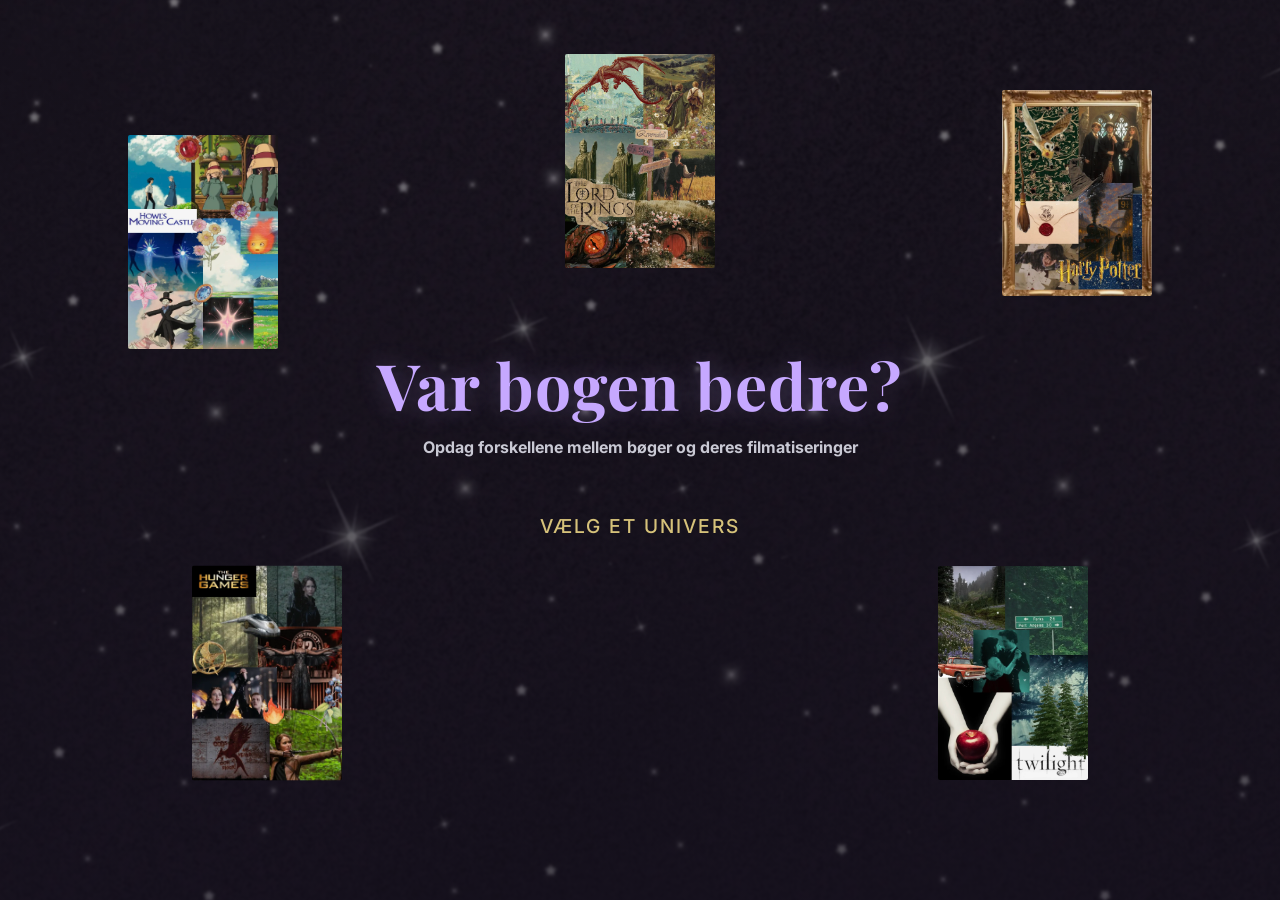
<file: index.html>
<!doctype html>
<html lang="da">
  <head>
    <meta charset="UTF-8" />
    <meta name="viewport" content="width=device-width, initial-scale=1.0" />
    <meta name="robots" content="noindex" />
    <meta
      name="description"
      content="Var bogen bedre? Sammenlign bøger og filmadaptationer gennem anmeldelser og stjerneratings."
    />

    <link rel="icon" type="image/x-icon" href="favicon/favicon.ico" />

    <link
      rel="icon"
      type="image/png"
      sizes="32x32"
      href="favicon/favicon-32x32.png"
    />
    <link
      rel="icon"
      type="image/png"
      sizes="16x16"
      href="favicon/favicon-16x16.png"
    />

    <link rel="apple-touch-icon" href="favicon/apple-touch-icon.png" />

    <link rel="stylesheet" href="css/forside.css" />
    <title>Var bogen bedre?</title>
  </head>
  <body>
    <main>
      <div class="hero">
        <h1>Var bogen bedre?</h1>
        <h2>Opdag forskellene mellem bøger og deres filmatiseringer</h2>
        <h3>Vælg et univers</h3>
      </div>
      <section class="book-grid">
        <a class="book" href="det_levende_slot.html">
          <img src="img/Det_levende_slot.webp" alt="Det Levende Slot" />
        </a>
        <a class="book" href="harry_potter.html">
          <img src="img/Harry_Potter.webp" alt="Harry Potter" />
        </a>
        <a class="book" href="hunger_games.html">
          <img src="img/Hunger_games.webp" alt="Hunger Games" />
        </a>
        <a class="book" href="twilight.html">
          <img src="img/Twilight.webp" alt="Twilight" />
        </a>
        <a class="book" href="ringenes_herre.html">
          <img src="img/Ringenes_herre.webp" alt="Ringenes Herre" />
        </a>
      </section>
    </main>
  </body>
</html>
</file>
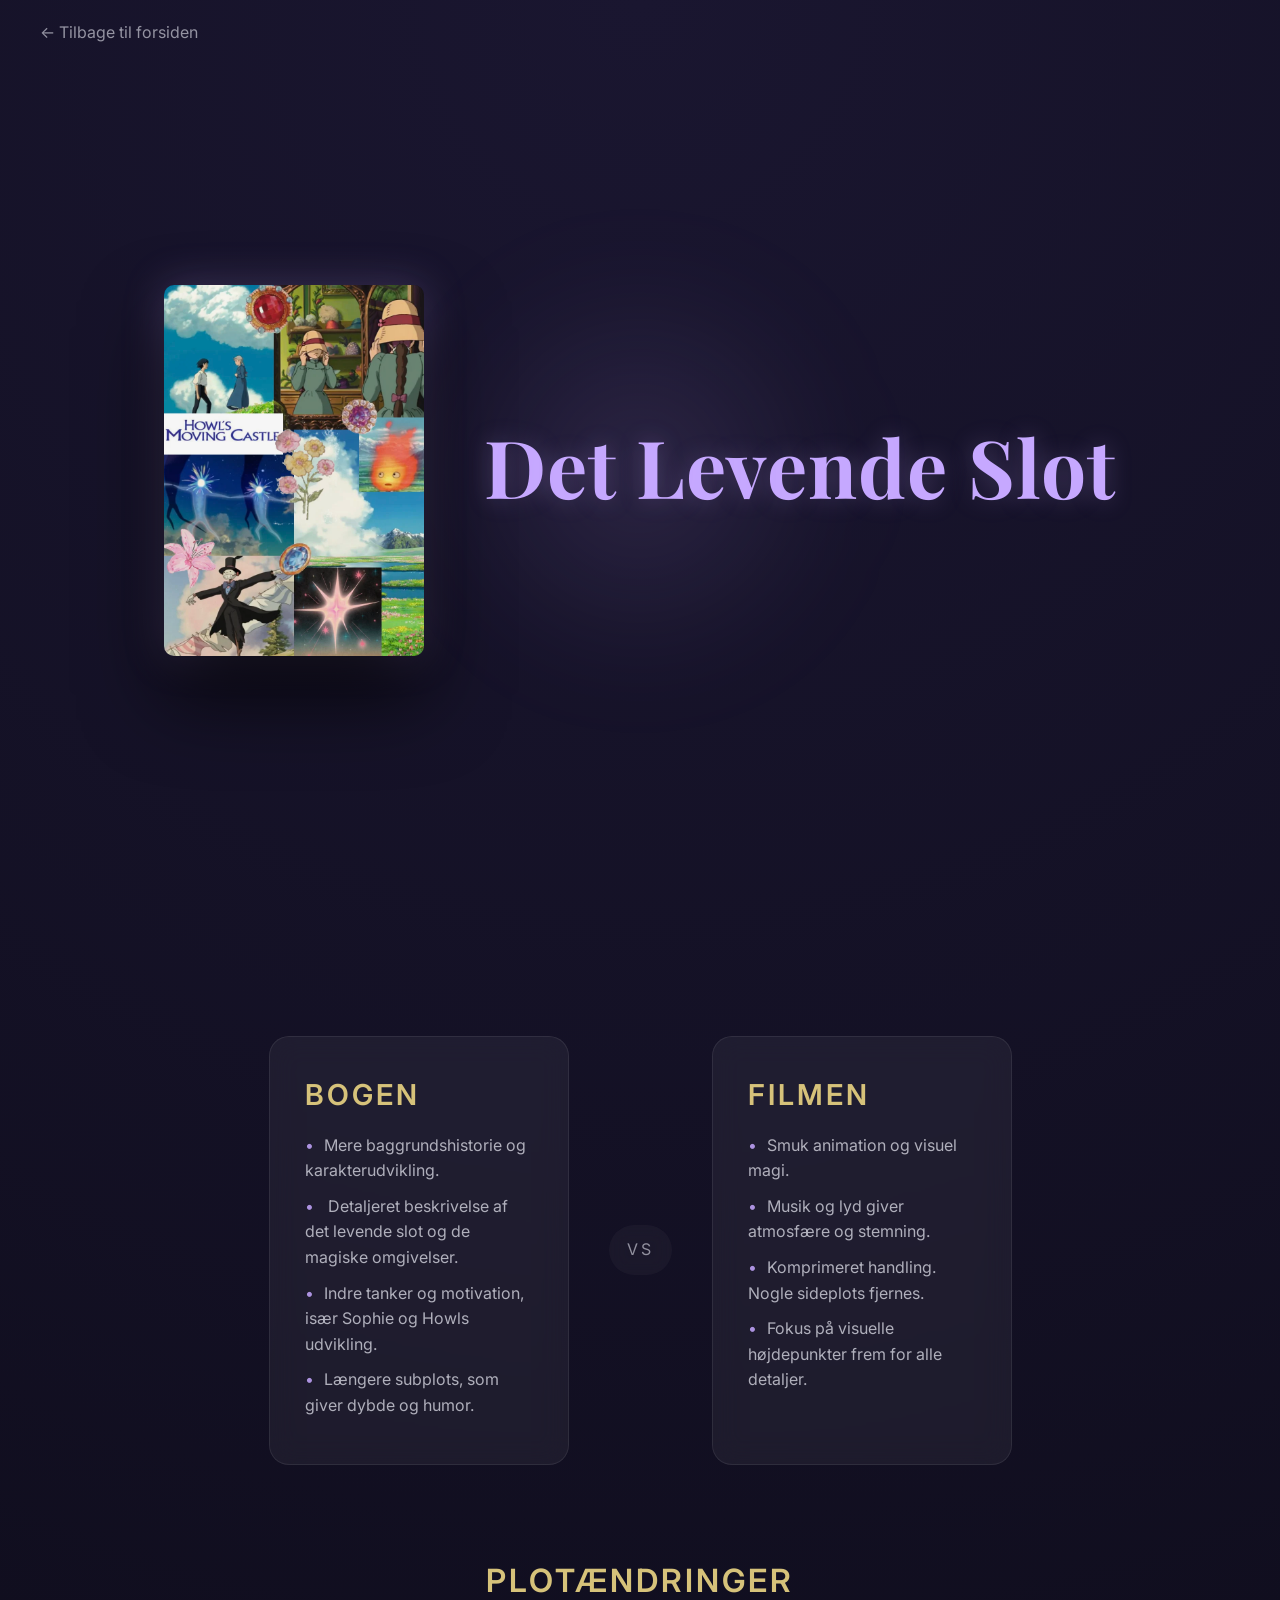
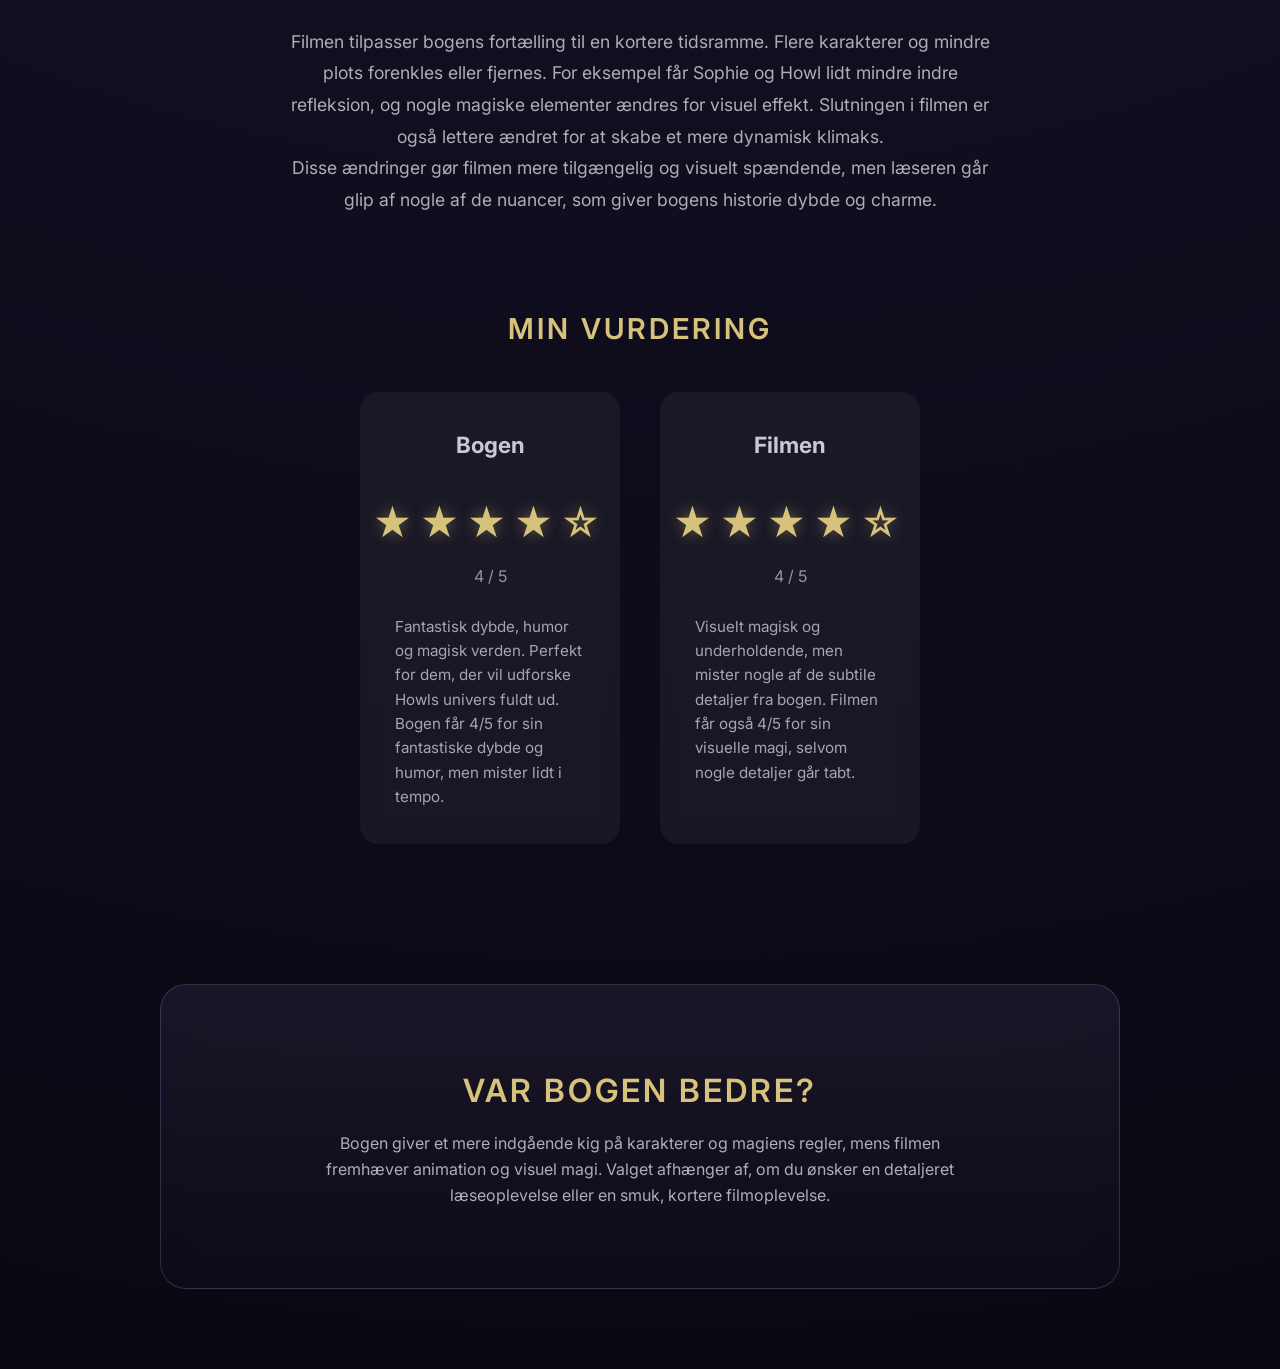
<file: det_levende_slot.html>
<!doctype html>
<html lang="da">
  <head>
    <meta charset="UTF-8" />
    <meta name="viewport" content="width=device-width, initial-scale=1.0" />
    <meta name="robots" content="noindex" />
    <meta
      name="description"
      content="Det Levende Slot. Sammenligning mellem bogen og filmen."
    />

    <link rel="icon" type="image/x-icon" href="favicon/favicon.ico" />

    <link
      rel="icon"
      type="image/png"
      sizes="32x32"
      href="favicon/favicon-32x32.png"
    />
    <link
      rel="icon"
      type="image/png"
      sizes="16x16"
      href="favicon/favicon-16x16.png"
    />

    <link rel="apple-touch-icon" href="favicon/apple-touch-icon.png" />

    <title>Det Levende Slot | Var bogen bedre?</title>
    <link rel="stylesheet" href="css/bøger.css" />
  </head>

  <body>
    <header class="top-nav">
      <a href="index.html">← Tilbage til forsiden</a>
    </header>

    <section class="hero">
      <img
        src="img/Det_levende_slot.webp"
        alt="Det Levende Slot billede"
        class="hero-book"
      />

      <div class="hero-text">
        <h1>Det Levende Slot</h1>
      </div>
    </section>

    <main>
      <section class="comparison">
        <div class="card">
          <h2>Bogen</h2>
          <ul>
            <li>Mere baggrundshistorie og karakterudvikling.</li>
            <li>
              Detaljeret beskrivelse af det levende slot og de magiske
              omgivelser.
            </li>
            <li>Indre tanker og motivation, især Sophie og Howls udvikling.</li>
            <li>Længere subplots, som giver dybde og humor.</li>
          </ul>
        </div>

        <div class="vs">VS</div>

        <div class="card">
          <h2>Filmen</h2>
          <ul>
            <li>Smuk animation og visuel magi.</li>
            <li>Musik og lyd giver atmosfære og stemning.</li>
            <li>Komprimeret handling. Nogle sideplots fjernes.</li>
            <li>Fokus på visuelle højdepunkter frem for alle detaljer.</li>
          </ul>
        </div>
      </section>

      <section class="plot-changes">
        <h2>Plotændringer</h2>

        <p class="plot-text">
          Filmen tilpasser bogens fortælling til en kortere tidsramme. Flere
          karakterer og mindre plots forenkles eller fjernes. For eksempel får
          Sophie og Howl lidt mindre indre refleksion, og nogle magiske
          elementer ændres for visuel effekt. Slutningen i filmen er også
          lettere ændret for at skabe et mere dynamisk klimaks.
        </p>
        <p class="plot-text">
          Disse ændringer gør filmen mere tilgængelig og visuelt spændende, men
          læseren går glip af nogle af de nuancer, som giver bogens historie
          dybde og charme.
        </p>
      </section>

      <section class="ratings">
        <h2>Min vurdering</h2>

        <div class="rating-wrapper">
          <div class="rating-card">
            <h3>Bogen</h3>

            <div class="star-wrapper">
              <div class="stars">★★★★☆</div>
              <span class="score">4 / 5</span>
            </div>

            <p class="rating-text">
              Fantastisk dybde, humor og magisk verden. Perfekt for dem, der vil
              udforske Howls univers fuldt ud. Bogen får 4/5 for sin fantastiske
              dybde og humor, men mister lidt i tempo.
            </p>
          </div>

          <div class="rating-card">
            <h3>Filmen</h3>

            <div class="star-wrapper">
              <div class="stars">★★★★☆</div>
              <span class="score">4 / 5</span>
            </div>

            <p class="rating-text">
              Visuelt magisk og underholdende, men mister nogle af de subtile
              detaljer fra bogen. Filmen får også 4/5 for sin visuelle magi,
              selvom nogle detaljer går tabt.
            </p>
          </div>
        </div>
      </section>

      <section class="verdict">
        <h2>Var bogen bedre?</h2>
        <p>
          Bogen giver et mere indgående kig på karakterer og magiens regler,
          mens filmen fremhæver animation og visuel magi. Valget afhænger af, om
          du ønsker en detaljeret læseoplevelse eller en smuk, kortere
          filmoplevelse.
        </p>
      </section>
    </main>
  </body>
</html>
</file>
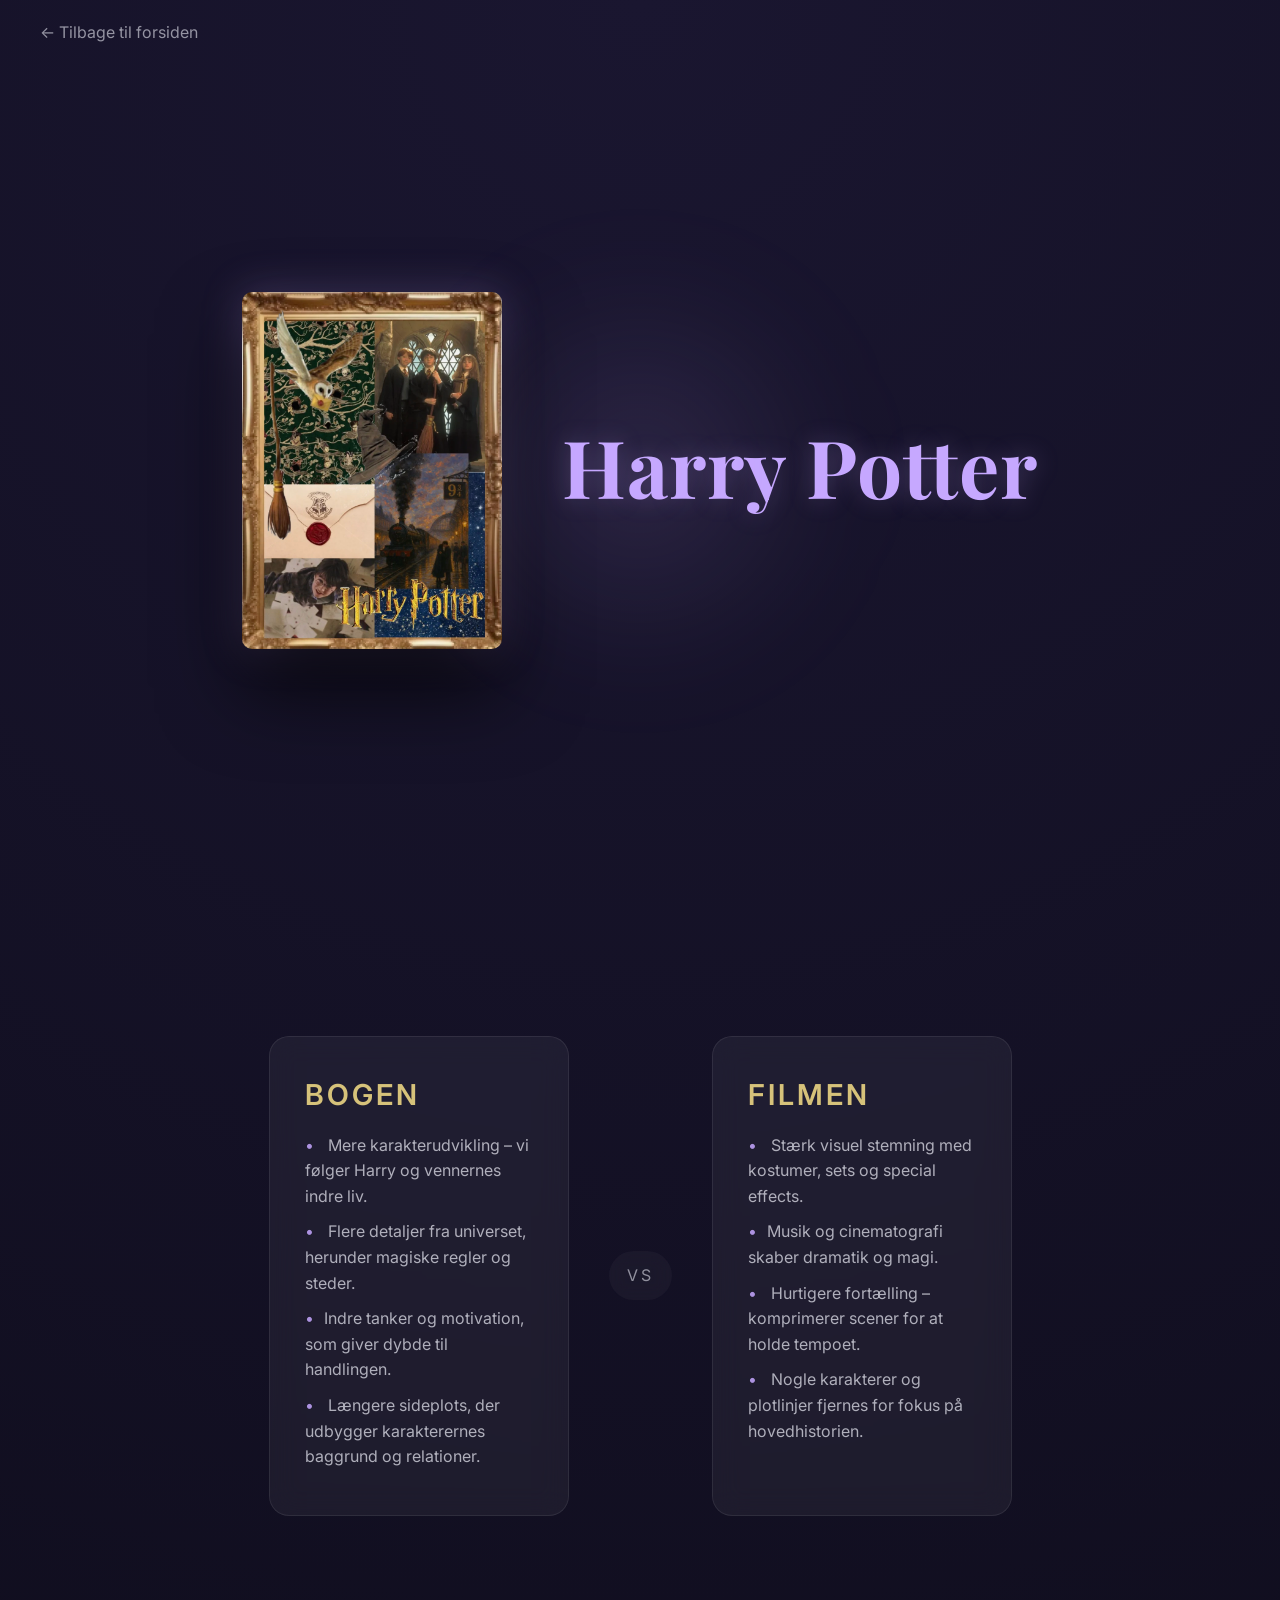
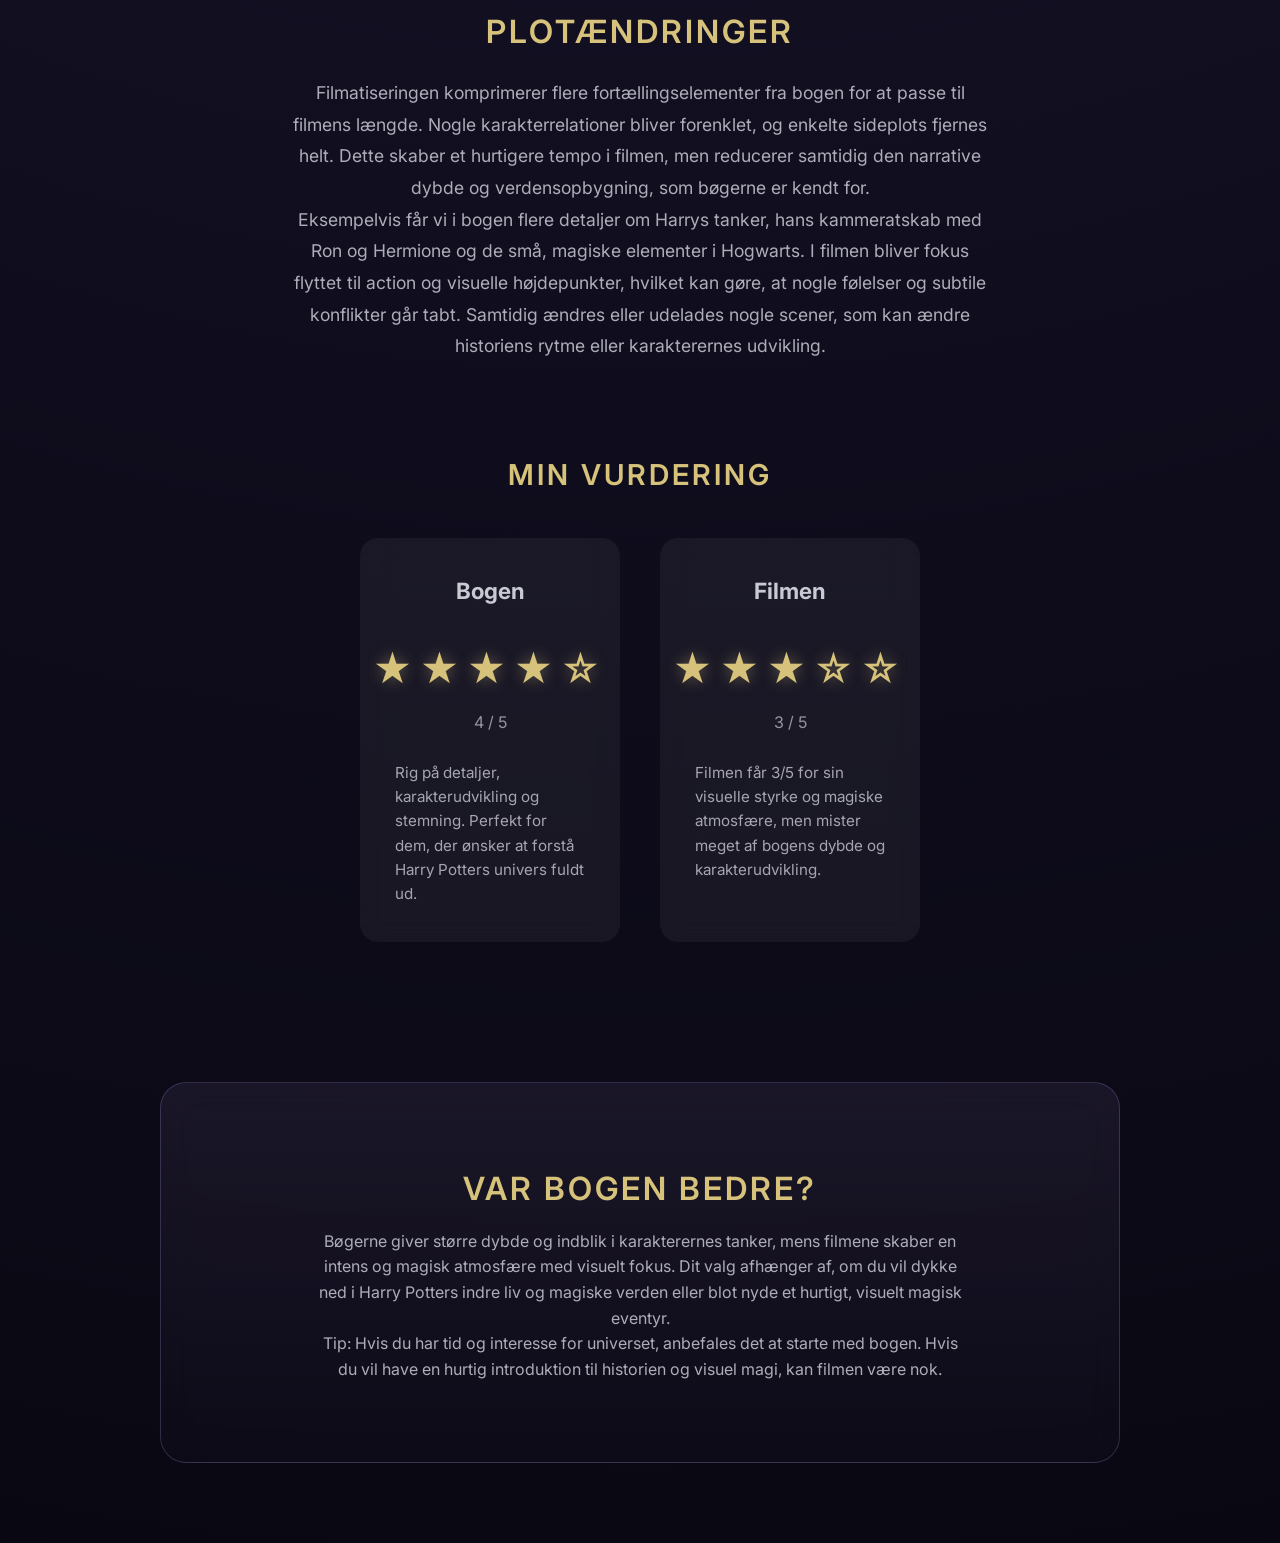
<file: harry_potter.html>
<!doctype html>
<html lang="da">
  <head>
    <meta charset="UTF-8" />
    <meta name="viewport" content="width=device-width, initial-scale=1.0" />
    <meta name="robots" content="noindex" />
    <meta
      name="description"
      content="Harry Potter. Sammenligning mellem bogen og filmen."
    />

    <link rel="icon" type="image/x-icon" href="favicon/favicon.ico" />

    <link
      rel="icon"
      type="image/png"
      sizes="32x32"
      href="favicon/favicon-32x32.png"
    />
    <link
      rel="icon"
      type="image/png"
      sizes="16x16"
      href="favicon/favicon-16x16.png"
    />

    <link rel="apple-touch-icon" href="favicon/apple-touch-icon.png" />

    <title>Harry Potter | Var bogen bedre?</title>
    <link rel="stylesheet" href="css/bøger.css" />
  </head>

  <body>
    <header class="top-nav">
      <a href="index.html">← Tilbage til forsiden</a>
    </header>

    <section class="hero">
      <img
        src="img/Harry_Potter.webp"
        alt="Harry Potter billede"
        class="hero-book"
      />

      <div class="hero-text">
        <h1>Harry Potter</h1>
      </div>
    </section>

    <main>
      <section class="comparison">
        <div class="card">
          <h2>Bogen</h2>
          <ul>
            <li>
              Mere karakterudvikling – vi følger Harry og vennernes indre liv.
            </li>
            <li>
              Flere detaljer fra universet, herunder magiske regler og steder.
            </li>
            <li>Indre tanker og motivation, som giver dybde til handlingen.</li>
            <li>
              Længere sideplots, der udbygger karakterernes baggrund og
              relationer.
            </li>
          </ul>
        </div>

        <div class="vs">VS</div>

        <div class="card">
          <h2>Filmen</h2>
          <ul>
            <li>
              Stærk visuel stemning med kostumer, sets og special effects.
            </li>
            <li>Musik og cinematografi skaber dramatik og magi.</li>
            <li>
              Hurtigere fortælling – komprimerer scener for at holde tempoet.
            </li>
            <li>
              Nogle karakterer og plotlinjer fjernes for fokus på
              hovedhistorien.
            </li>
          </ul>
        </div>
      </section>

      <section class="plot-changes">
        <h2>Plotændringer</h2>

        <p class="plot-text">
          Filmatiseringen komprimerer flere fortællingselementer fra bogen for
          at passe til filmens længde. Nogle karakterrelationer bliver
          forenklet, og enkelte sideplots fjernes helt. Dette skaber et
          hurtigere tempo i filmen, men reducerer samtidig den narrative dybde
          og verdensopbygning, som bøgerne er kendt for.
        </p>
        <p class="plot-text">
          Eksempelvis får vi i bogen flere detaljer om Harrys tanker, hans
          kammeratskab med Ron og Hermione og de små, magiske elementer i
          Hogwarts. I filmen bliver fokus flyttet til action og visuelle
          højdepunkter, hvilket kan gøre, at nogle følelser og subtile
          konflikter går tabt. Samtidig ændres eller udelades nogle scener, som
          kan ændre historiens rytme eller karakterernes udvikling.
        </p>
      </section>

      <section class="ratings">
        <h2>Min vurdering</h2>

        <div class="rating-wrapper">
          <div class="rating-card">
            <h3>Bogen</h3>

            <div class="star-wrapper">
              <div class="stars">★★★★☆</div>
              <span class="score">4 / 5</span>
            </div>

            <p class="rating-text">
              Rig på detaljer, karakterudvikling og stemning. Perfekt for dem,
              der ønsker at forstå Harry Potters univers fuldt ud.
            </p>
          </div>

          <div class="rating-card">
            <h3>Filmen</h3>

            <div class="star-wrapper">
              <div class="stars">★★★☆☆</div>
              <span class="score">3 / 5</span>
            </div>

            <p class="rating-text">
              Filmen får 3/5 for sin visuelle styrke og magiske atmosfære, men
              mister meget af bogens dybde og karakterudvikling.
            </p>
          </div>
        </div>
      </section>

      <section class="verdict">
        <h2>Var bogen bedre?</h2>
        <p>
          Bøgerne giver større dybde og indblik i karakterernes tanker, mens
          filmene skaber en intens og magisk atmosfære med visuelt fokus. Dit
          valg afhænger af, om du vil dykke ned i Harry Potters indre liv og
          magiske verden eller blot nyde et hurtigt, visuelt magisk eventyr.
        </p>
        <p>
          Tip: Hvis du har tid og interesse for universet, anbefales det at
          starte med bogen. Hvis du vil have en hurtig introduktion til
          historien og visuel magi, kan filmen være nok.
        </p>
      </section>
    </main>
  </body>
</html>
</file>
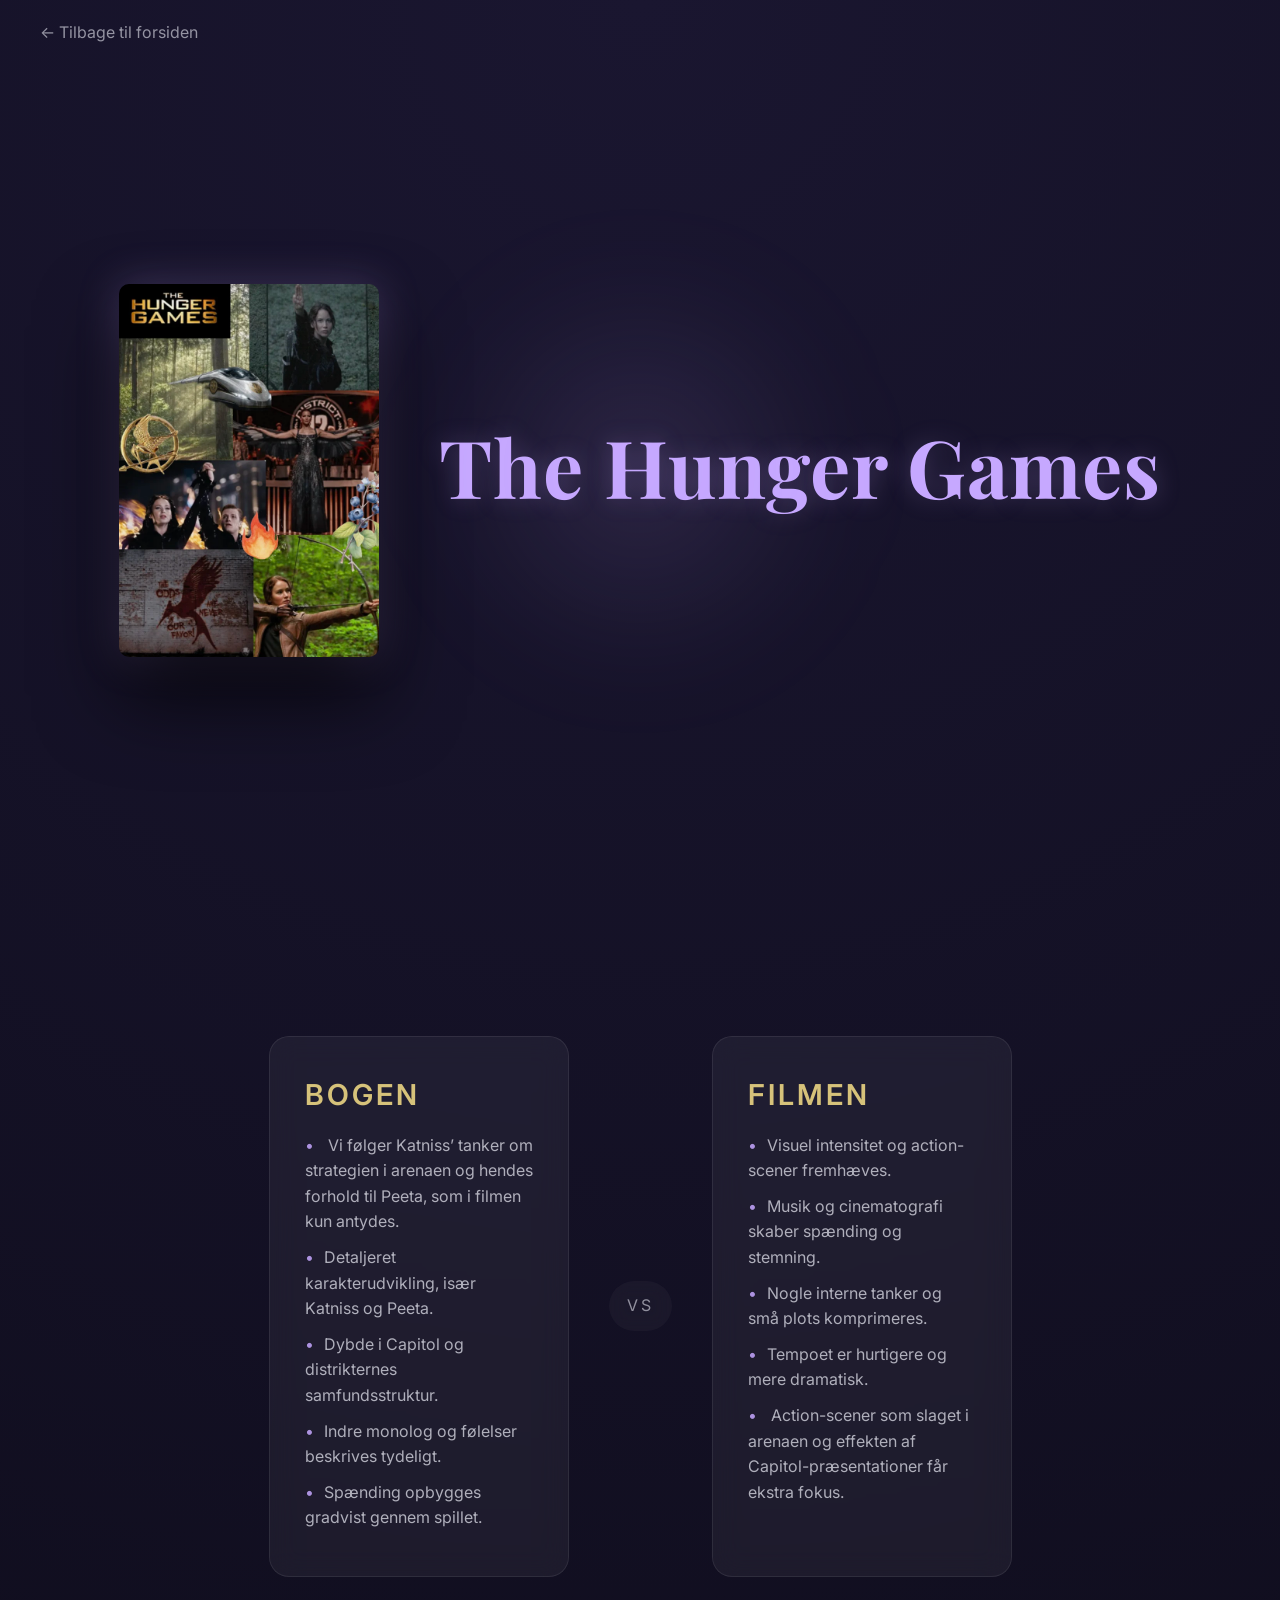
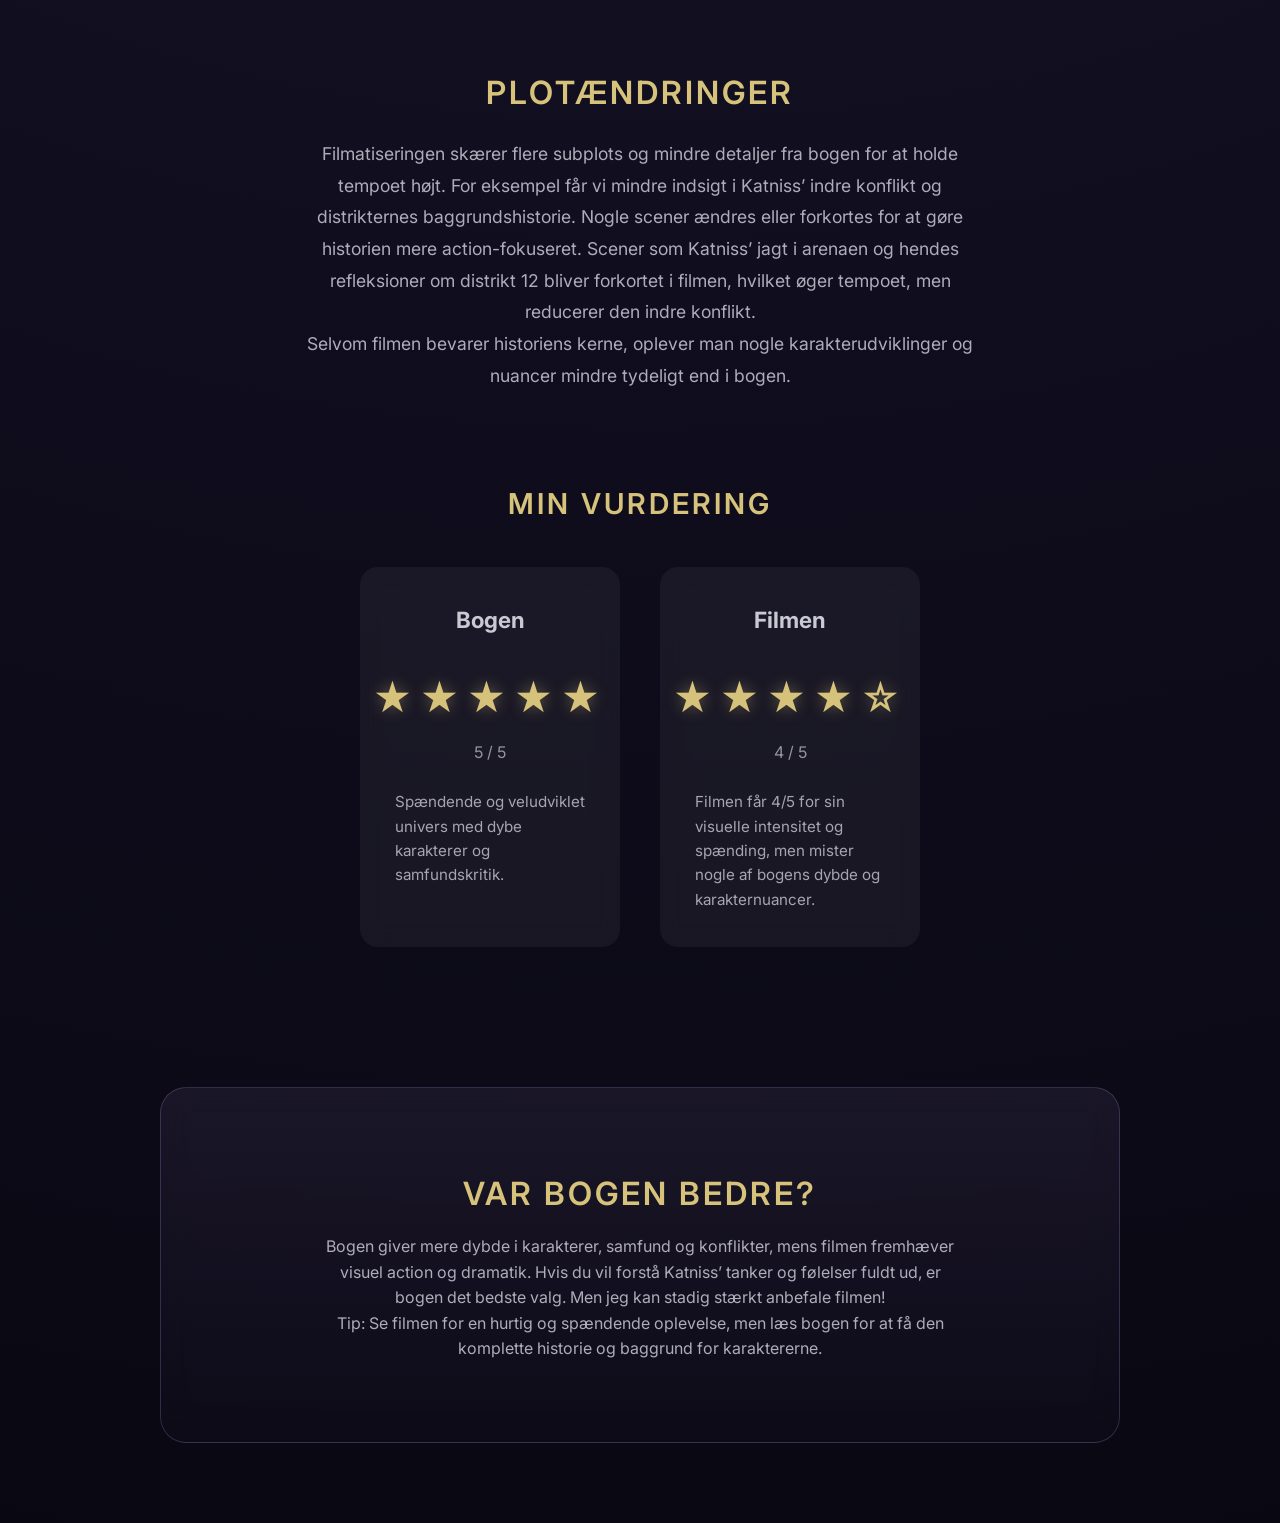
<file: hunger_games.html>
<!doctype html>
<html lang="da">
  <head>
    <meta charset="UTF-8" />
    <meta name="viewport" content="width=device-width, initial-scale=1.0" />
    <meta name="robots" content="noindex" />
    <meta
      name="description"
      content="The Hunger Games. Sammenligning mellem bogen og filmen."
    />

    <link rel="icon" type="image/x-icon" href="favicon/favicon.ico" />

    <link
      rel="icon"
      type="image/png"
      sizes="32x32"
      href="favicon/favicon-32x32.png"
    />
    <link
      rel="icon"
      type="image/png"
      sizes="16x16"
      href="favicon/favicon-16x16.png"
    />

    <link rel="apple-touch-icon" href="favicon/apple-touch-icon.png" />

    <title>The Hunger Games | Var bogen bedre?</title>
    <link rel="stylesheet" href="css/bøger.css" />
  </head>

  <body>
    <header class="top-nav">
      <a href="index.html">← Tilbage til forsiden</a>
    </header>

    <section class="hero">
      <img
        src="img/Hunger_games.webp"
        alt="The Hunger Games billede"
        class="hero-book"
      />

      <div class="hero-text">
        <h1>The Hunger Games</h1>
      </div>
    </section>

    <main>
      <section class="comparison">
        <div class="card">
          <h2>Bogen</h2>
          <ul>
            <li>
              Vi følger Katniss’ tanker om strategien i arenaen og hendes
              forhold til Peeta, som i filmen kun antydes.
            </li>
            <li>Detaljeret karakterudvikling, især Katniss og Peeta.</li>
            <li>Dybde i Capitol og distrikternes samfundsstruktur.</li>
            <li>Indre monolog og følelser beskrives tydeligt.</li>
            <li>Spænding opbygges gradvist gennem spillet.</li>
          </ul>
        </div>

        <div class="vs">VS</div>

        <div class="card">
          <h2>Filmen</h2>
          <ul>
            <li>Visuel intensitet og action-scener fremhæves.</li>
            <li>Musik og cinematografi skaber spænding og stemning.</li>
            <li>Nogle interne tanker og små plots komprimeres.</li>
            <li>Tempoet er hurtigere og mere dramatisk.</li>
            <li>
              Action-scener som slaget i arenaen og effekten af
              Capitol-præsentationer får ekstra fokus.
            </li>
          </ul>
        </div>
      </section>

      <section class="plot-changes">
        <h2>Plotændringer</h2>

        <p class="plot-text">
          Filmatiseringen skærer flere subplots og mindre detaljer fra bogen for
          at holde tempoet højt. For eksempel får vi mindre indsigt i Katniss’
          indre konflikt og distrikternes baggrundshistorie. Nogle scener ændres
          eller forkortes for at gøre historien mere action-fokuseret. Scener
          som Katniss’ jagt i arenaen og hendes refleksioner om distrikt 12
          bliver forkortet i filmen, hvilket øger tempoet, men reducerer den
          indre konflikt.
        </p>
        <p class="plot-text">
          Selvom filmen bevarer historiens kerne, oplever man nogle
          karakterudviklinger og nuancer mindre tydeligt end i bogen.
        </p>
      </section>

      <section class="ratings">
        <h2>Min vurdering</h2>

        <div class="rating-wrapper">
          <div class="rating-card">
            <h3>Bogen</h3>

            <div class="star-wrapper">
              <div class="stars">★★★★★</div>
              <span class="score">5 / 5</span>
            </div>

            <p class="rating-text">
              Spændende og veludviklet univers med dybe karakterer og
              samfundskritik.
            </p>
          </div>

          <div class="rating-card">
            <h3>Filmen</h3>

            <div class="star-wrapper">
              <div class="stars">★★★★☆</div>
              <span class="score">4 / 5</span>
            </div>

            <p class="rating-text">
              Filmen får 4/5 for sin visuelle intensitet og spænding, men mister
              nogle af bogens dybde og karakternuancer.
            </p>
          </div>
        </div>
      </section>

      <section class="verdict">
        <h2>Var bogen bedre?</h2>
        <p>
          Bogen giver mere dybde i karakterer, samfund og konflikter, mens
          filmen fremhæver visuel action og dramatik. Hvis du vil forstå
          Katniss’ tanker og følelser fuldt ud, er bogen det bedste valg. Men
          jeg kan stadig stærkt anbefale filmen!
        </p>
        <p>
          Tip: Se filmen for en hurtig og spændende oplevelse, men læs bogen for
          at få den komplette historie og baggrund for karaktererne.
        </p>
      </section>
    </main>
  </body>
</html>
</file>
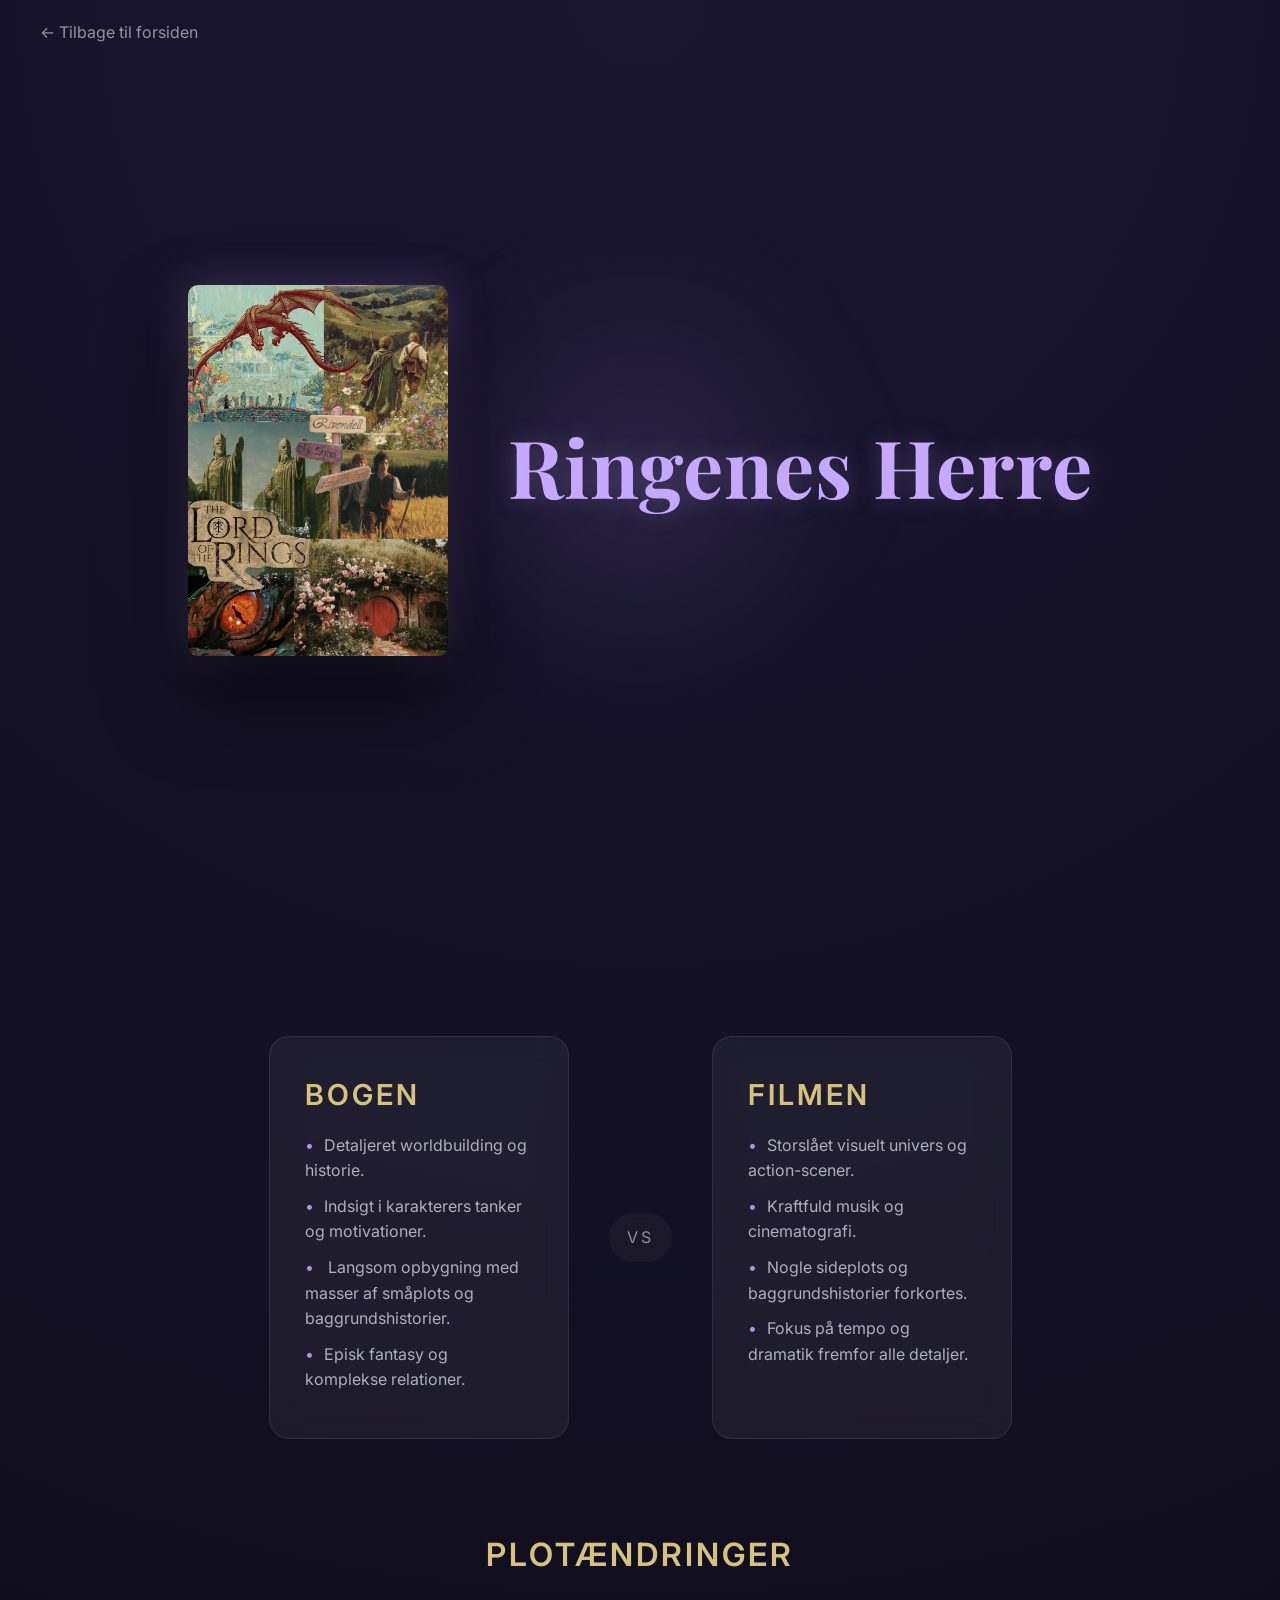
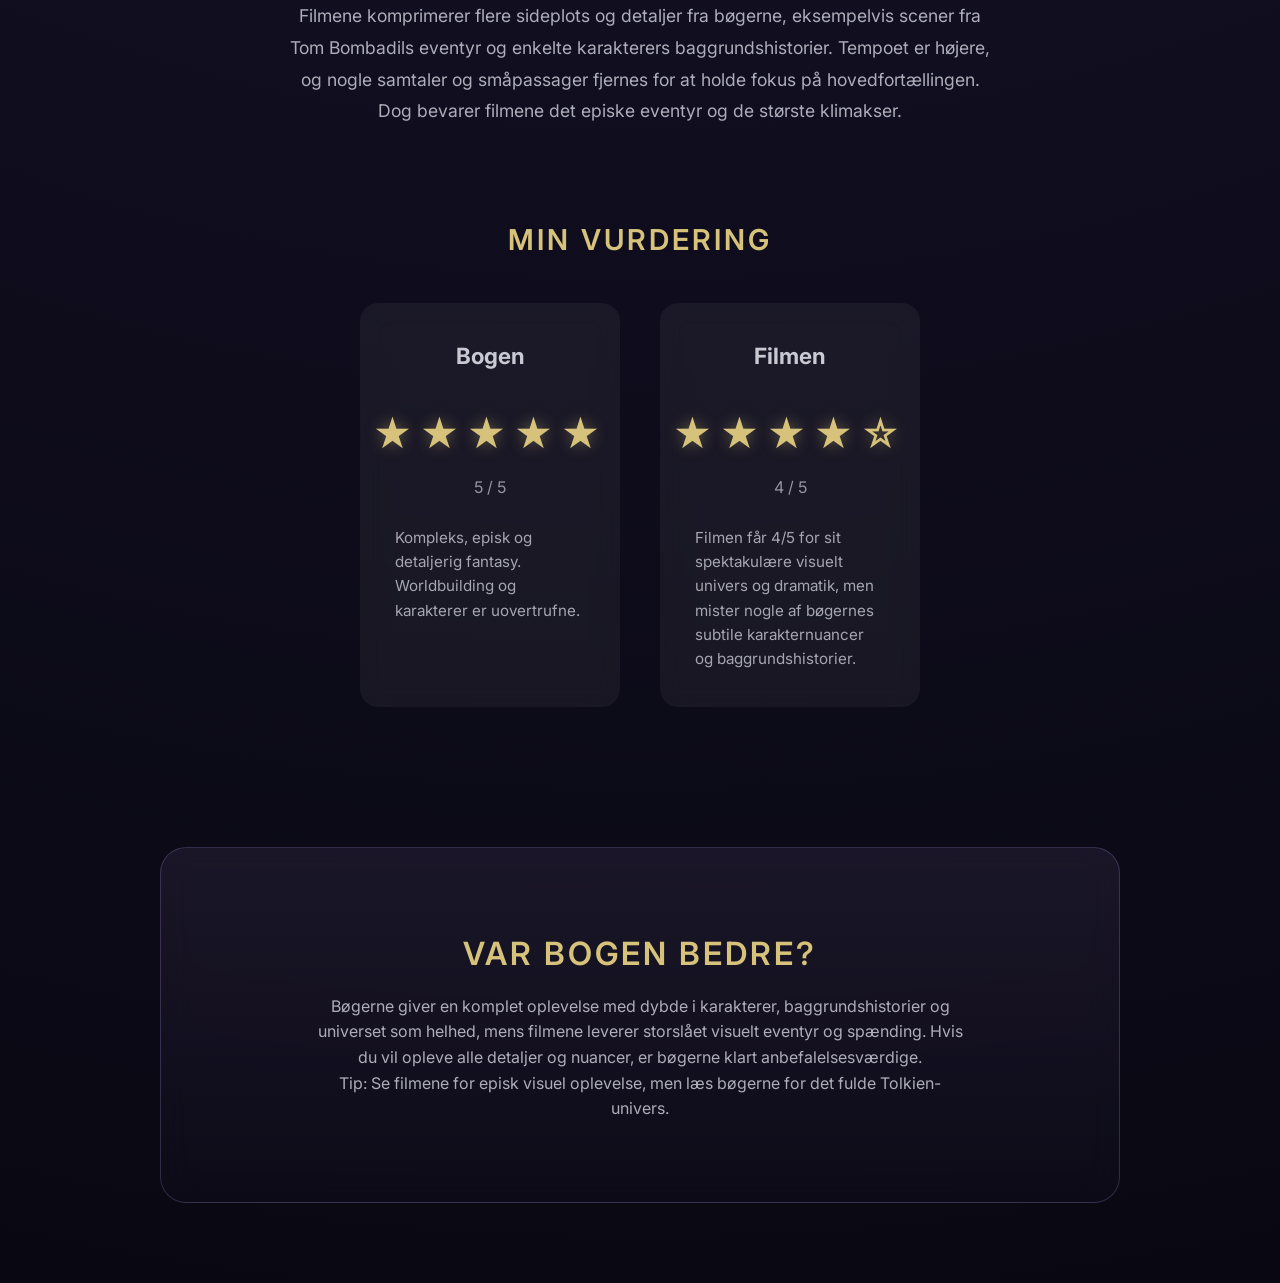
<file: ringenes_herre.html>
<!doctype html>
<html lang="da">
  <head>
    <meta charset="UTF-8" />
    <meta name="viewport" content="width=device-width, initial-scale=1.0" />
    <meta name="robots" content="noindex" />
    <meta
      name="description"
      content="Ringenes Herre. Sammenligning mellem bogen og filmen."
    />

    <link rel="icon" type="image/x-icon" href="favicon/favicon.ico" />

    <link
      rel="icon"
      type="image/png"
      sizes="32x32"
      href="favicon/favicon-32x32.png"
    />
    <link
      rel="icon"
      type="image/png"
      sizes="16x16"
      href="favicon/favicon-16x16.png"
    />

    <link rel="apple-touch-icon" href="favicon/apple-touch-icon.png" />

    <title>Ringenes Herre | Var bogen bedre?</title>
    <link rel="stylesheet" href="css/bøger.css" />
  </head>

  <body>
    <header class="top-nav">
      <a href="index.html">← Tilbage til forsiden</a>
    </header>

    <section class="hero">
      <img
        src="img/Ringenes_herre.webp"
        alt="Ringenes Herre billede"
        class="hero-book"
      />

      <div class="hero-text">
        <h1>Ringenes Herre</h1>
      </div>
    </section>

    <main>
      <section class="comparison">
        <div class="card">
          <h2>Bogen</h2>
          <ul>
            <li>Detaljeret worldbuilding og historie.</li>
            <li>Indsigt i karakterers tanker og motivationer.</li>
            <li>
              Langsom opbygning med masser af småplots og baggrundshistorier.
            </li>
            <li>Episk fantasy og komplekse relationer.</li>
          </ul>
        </div>

        <div class="vs">VS</div>

        <div class="card">
          <h2>Filmen</h2>
          <ul>
            <li>Storslået visuelt univers og action-scener.</li>
            <li>Kraftfuld musik og cinematografi.</li>
            <li>Nogle sideplots og baggrundshistorier forkortes.</li>
            <li>Fokus på tempo og dramatik fremfor alle detaljer.</li>
          </ul>
        </div>
      </section>

      <section class="plot-changes">
        <h2>Plotændringer</h2>

        <p class="plot-text">
          Filmene komprimerer flere sideplots og detaljer fra bøgerne,
          eksempelvis scener fra Tom Bombadils eventyr og enkelte karakterers
          baggrundshistorier. Tempoet er højere, og nogle samtaler og
          småpassager fjernes for at holde fokus på hovedfortællingen. Dog
          bevarer filmene det episke eventyr og de største klimakser.
        </p>
      </section>

      <section class="ratings">
        <h2>Min vurdering</h2>

        <div class="rating-wrapper">
          <div class="rating-card">
            <h3>Bogen</h3>

            <div class="star-wrapper">
              <div class="stars">★★★★★</div>
              <span class="score">5 / 5</span>
            </div>

            <p class="rating-text">
              Kompleks, episk og detaljerig fantasy. Worldbuilding og karakterer
              er uovertrufne.
            </p>
          </div>

          <div class="rating-card">
            <h3>Filmen</h3>

            <div class="star-wrapper">
              <div class="stars">★★★★☆</div>
              <span class="score">4 / 5</span>
            </div>

            <p class="rating-text">
              Filmen får 4/5 for sit spektakulære visuelt univers og dramatik,
              men mister nogle af bøgernes subtile karakternuancer og
              baggrundshistorier.
            </p>
          </div>
        </div>
      </section>

      <section class="verdict">
        <h2>Var bogen bedre?</h2>
        <p>
          Bøgerne giver en komplet oplevelse med dybde i karakterer,
          baggrundshistorier og universet som helhed, mens filmene leverer
          storslået visuelt eventyr og spænding. Hvis du vil opleve alle
          detaljer og nuancer, er bøgerne klart anbefalelsesværdige.
        </p>
        <p>
          Tip: Se filmene for episk visuel oplevelse, men læs bøgerne for det
          fulde Tolkien-univers.
        </p>
      </section>
    </main>
  </body>
</html>
</file>
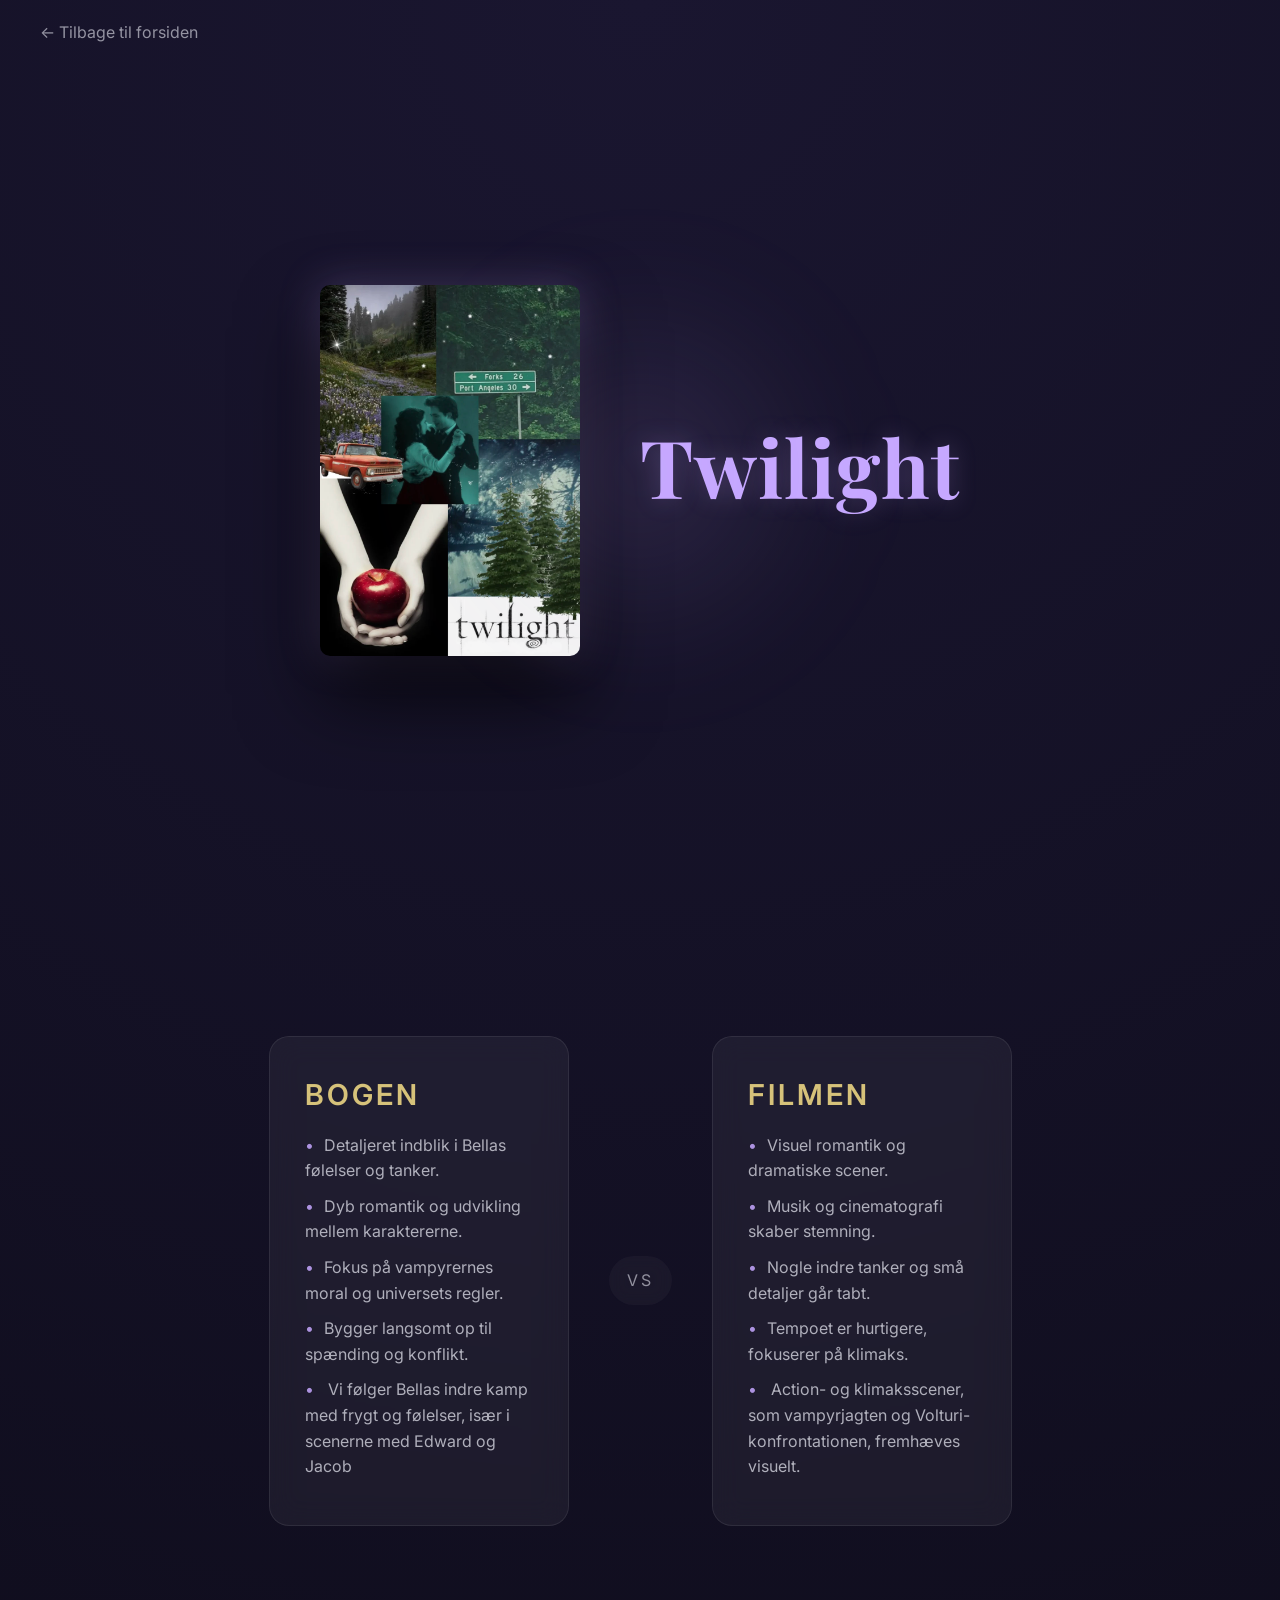
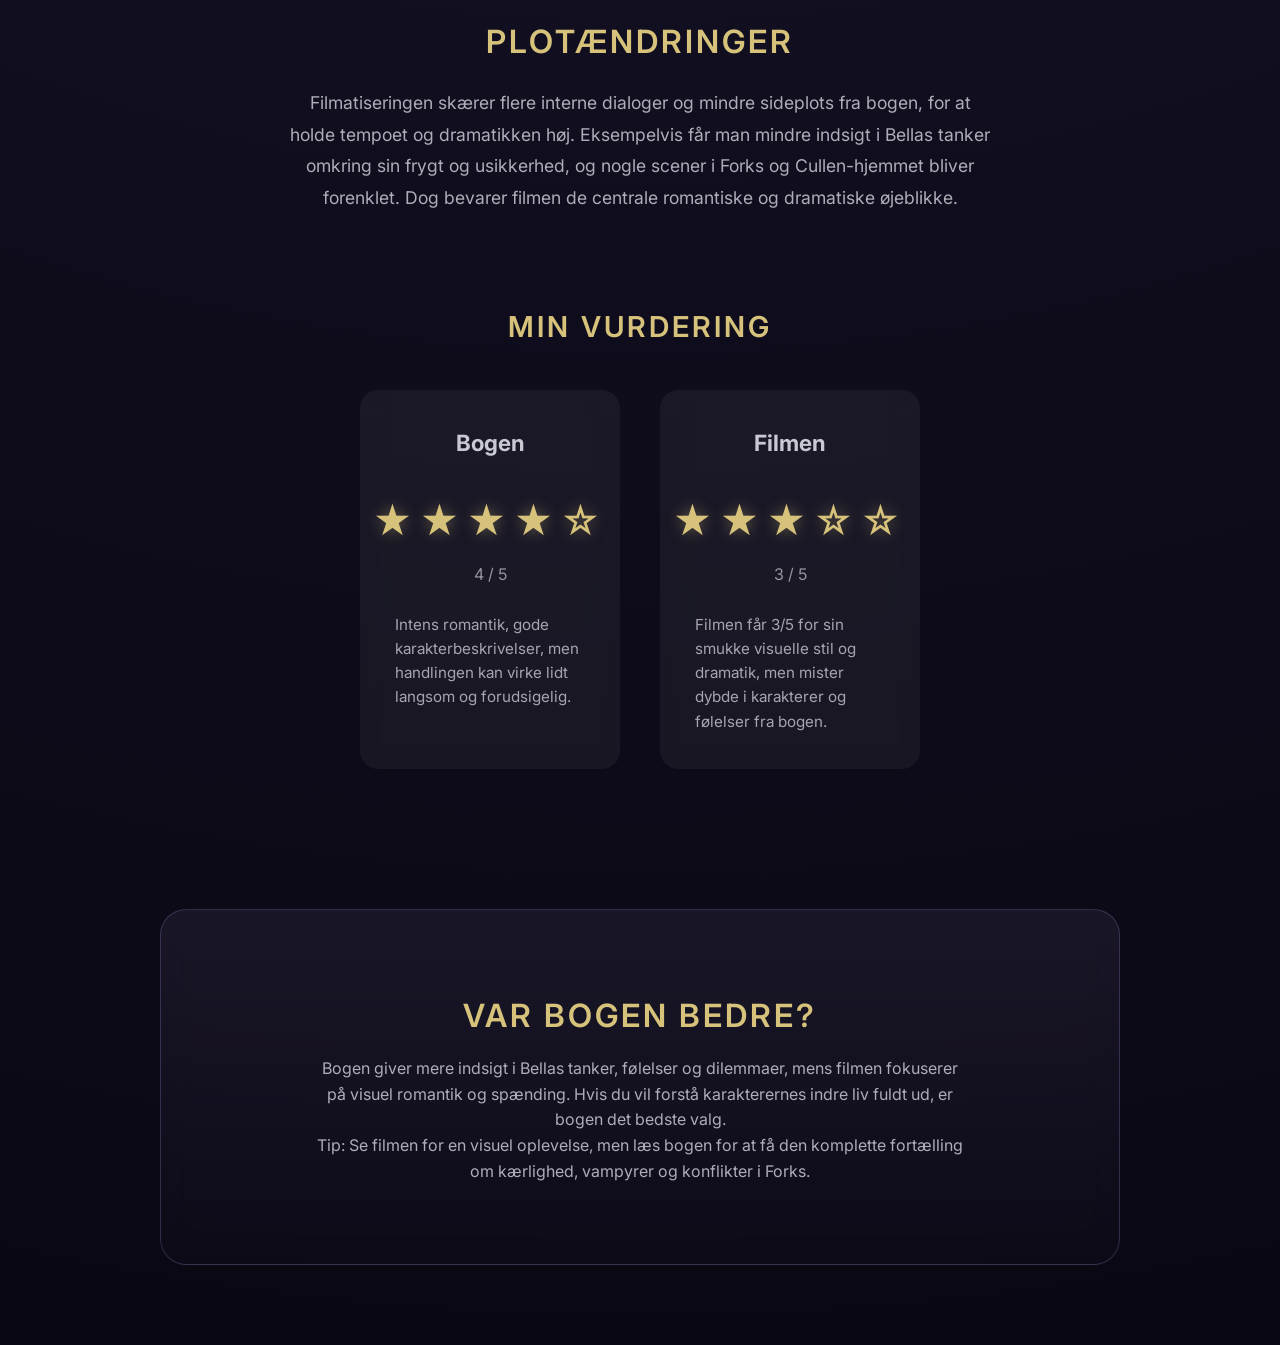
<file: twilight.html>
<!doctype html>
<html lang="da">
  <head>
    <meta charset="UTF-8" />
    <meta name="viewport" content="width=device-width, initial-scale=1.0" />
    <meta name="robots" content="noindex" />
    <meta
      name="description"
      content="Twilight. Sammenligning mellem bogen og filmen."
    />

    <link rel="icon" type="image/x-icon" href="favicon/favicon.ico" />

    <link
      rel="icon"
      type="image/png"
      sizes="32x32"
      href="favicon/favicon-32x32.png"
    />
    <link
      rel="icon"
      type="image/png"
      sizes="16x16"
      href="favicon/favicon-16x16.png"
    />

    <link rel="apple-touch-icon" href="favicon/apple-touch-icon.png" />

    <title>Twilight | Var bogen bedre?</title>
    <link rel="stylesheet" href="css/bøger.css" />
  </head>

  <body>
    <header class="top-nav">
      <a href="index.html">← Tilbage til forsiden</a>
    </header>

    <section class="hero">
      <img src="img/Twilight.webp" alt="Twilight billede" class="hero-book" />

      <div class="hero-text">
        <h1>Twilight</h1>
      </div>
    </section>

    <main>
      <section class="comparison">
        <div class="card">
          <h2>Bogen</h2>
          <ul>
            <li>Detaljeret indblik i Bellas følelser og tanker.</li>
            <li>Dyb romantik og udvikling mellem karaktererne.</li>
            <li>Fokus på vampyrernes moral og universets regler.</li>
            <li>Bygger langsomt op til spænding og konflikt.</li>
            <li>
              Vi følger Bellas indre kamp med frygt og følelser, især i scenerne
              med Edward og Jacob
            </li>
          </ul>
        </div>

        <div class="vs">VS</div>

        <div class="card">
          <h2>Filmen</h2>
          <ul>
            <li>Visuel romantik og dramatiske scener.</li>
            <li>Musik og cinematografi skaber stemning.</li>
            <li>Nogle indre tanker og små detaljer går tabt.</li>
            <li>Tempoet er hurtigere, fokuserer på klimaks.</li>
            <li>
              Action- og klimaksscener, som vampyrjagten og
              Volturi-konfrontationen, fremhæves visuelt.
            </li>
          </ul>
        </div>
      </section>

      <section class="plot-changes">
        <h2>Plotændringer</h2>

        <p class="plot-text">
          Filmatiseringen skærer flere interne dialoger og mindre sideplots fra
          bogen, for at holde tempoet og dramatikken høj. Eksempelvis får man
          mindre indsigt i Bellas tanker omkring sin frygt og usikkerhed, og
          nogle scener i Forks og Cullen-hjemmet bliver forenklet. Dog bevarer
          filmen de centrale romantiske og dramatiske øjeblikke.
        </p>
      </section>

      <section class="ratings">
        <h2>Min vurdering</h2>

        <div class="rating-wrapper">
          <div class="rating-card">
            <h3>Bogen</h3>

            <div class="star-wrapper">
              <div class="stars">★★★★☆</div>
              <span class="score">4 / 5</span>
            </div>

            <p class="rating-text">
              Intens romantik, gode karakterbeskrivelser, men handlingen kan
              virke lidt langsom og forudsigelig.
            </p>
          </div>

          <div class="rating-card">
            <h3>Filmen</h3>

            <div class="star-wrapper">
              <div class="stars">★★★☆☆</div>
              <span class="score">3 / 5</span>
            </div>

            <p class="rating-text">
              Filmen får 3/5 for sin smukke visuelle stil og dramatik, men
              mister dybde i karakterer og følelser fra bogen.
            </p>
          </div>
        </div>
      </section>

      <section class="verdict">
        <h2>Var bogen bedre?</h2>
        <p>
          Bogen giver mere indsigt i Bellas tanker, følelser og dilemmaer, mens
          filmen fokuserer på visuel romantik og spænding. Hvis du vil forstå
          karakterernes indre liv fuldt ud, er bogen det bedste valg.
        </p>
        <p>
          Tip: Se filmen for en visuel oplevelse, men læs bogen for at få den
          komplette fortælling om kærlighed, vampyrer og konflikter i Forks.
        </p>
      </section>
    </main>
  </body>
</html>
</file>
<file: css/forside.css>
/*GENEREL*/

body {
  margin: 0;
  min-height: 100vh;
  font-family: "Inter", sans-serif;
  color: #c9c9d4;
  position: relative;
  overflow-x: hidden;
  background: black;
}

body::before {
  content: "";
  position: fixed;
  inset: 0;

  background: url("../img/baggrundTilForside.webp") center / cover no-repeat;

  filter: blur(1px) brightness(0.5);
  transform: scale(1.03);

  z-index: -2;
}

body::after {
  content: "";
  position: fixed;
  inset: 0;

  background: linear-gradient(
    180deg,
    rgba(20, 15, 30, 0.1) 0%,
    rgba(20, 15, 30, 0.3) 60%,
    rgba(20, 15, 30, 0.5) 100%
  );

  z-index: -1;
}

h1 {
  margin: 0;

  font-family: "PlayfairDisplay", serif;
  font-size: 4rem;
  letter-spacing: 1px;

  color: #c6a8ff;

  text-shadow: 0 0 25px rgba(198, 168, 255, 0.25);
}

h2 {
  margin-top: 0.5rem;
  max-width: 600px;

  font-size: 1rem;
  line-height: 1.6;

  color: #c9c9d4;
}

h3 {
  margin-top: 2.5rem;

  font-size: 1.2rem;
  font-weight: 500;
  letter-spacing: 2px;
  text-transform: uppercase;

  color: #d6c27a;
}

nav a {
  color: #c9c9d4;
  text-decoration: none;
  opacity: 0.7;
  transition: 0.3s;
}

nav a:hover {
  opacity: 1;
}

/*LAYOUT*/

header {
  position: fixed;
  bottom: 30px;
  left: 40px;
  z-index: 10;
}

.hero {
  position: relative;
  min-height: 100vh;
  display: flex;
  flex-direction: column;
  align-items: center;
  justify-content: center;
}

.book-grid {
  position: absolute;
  inset: 0;
}

.book {
  position: absolute;
  width: 150px;
}

.book img {
  width: 100%;
  border-radius: 2px;
  transition:
    transform 0.4s ease,
    box-shadow 0.4s ease;
}

.book:hover img {
  transform: translateY(-25px) scale(1.12) rotate(-2deg);

  box-shadow:
    0 40px 80px rgba(0, 0, 0, 0.7),
    0 0 40px rgba(198, 168, 255, 0.35);
}

/* Bog øverst til venstre*/
.book:nth-child(1) {
  top: 15%;
  left: 10%;
}

/* Bog øverst til højre*/
.book:nth-child(2) {
  top: 10%;
  right: 10%;
}

/* Bog nederst til venstre*/
.book:nth-child(3) {
  top: 75%;
  left: 15%;
  transform: translateY(-50%);
}

/* Bog nederst til højre*/
.book:nth-child(4) {
  top: 75%;
  right: 15%;
  transform: translateY(-50%);
}

/* Øverste bog */
.book:nth-child(5) {
  top: 6%;
  left: 50%;
  transform: translateX(-50%);
}

header {
  bottom: 15px;
  left: 20px;
}

@media (max-width: 800px) {
  .hero {
    min-height: auto;
    padding: 80px 20px 40px;
    text-align: center;
  }

  h1 {
    font-size: 2.4rem;
    line-height: 1.2;
  }

  h2 {
    margin-top: 1.5rem;
    font-size: 0.9rem;
    letter-spacing: 1.5px;
  }

  h3 {
    font-size: 0.95rem;
    max-width: 90%;
  }

  .book-grid {
    position: relative;
    display: grid;
    grid-template-columns: repeat(2, 1fr);

    row-gap: 55px;
    column-gap: 30px;

    padding: 0 30px 80px;
  }

  .book {
    position: static !important;
    transform: none !important;
    width: 120px;
  }

  .book img {
    border-radius: 6px;
  }

  .book:hover img {
    transform: none;
    box-shadow: 0 15px 30px rgba(0, 0, 0, 0.6);
  }

  header {
    left: 15px;
    bottom: 10px;
    font-size: 0.9rem;
  }
}

@font-face {
  font-family: "Inter";
  src: url("../fonts/Inter-VariableFont_opsz\,wght.woff2") format("woff2");
}

@font-face {
  font-family: "PlayfairDisplay";
  src: url("../fonts/PlayfairDisplay-VariableFont_wght.woff2") format("woff2");
}
</file>
<file: css/bøger.css>
/* GENEREL */

* {
  margin: 0;
  padding: 0;
  box-sizing: border-box;
}

body {
  font-family: "Inter", sans-serif;
  background: radial-gradient(circle at top, #1a1630, #090812);
  color: #c9c9d4;
  line-height: 1.6;
}

h1 {
  margin: 0;
  font-family: "PlayfairDisplay", serif;
  font-size: 4rem;
  letter-spacing: 1px;
  color: #c6a8ff;
  text-shadow: 0 0 25px rgba(198, 168, 255, 0.25);
}

h2 {
  font-size: 1.8rem;
  font-weight: 600;
  letter-spacing: 3px;
  text-transform: uppercase;
  color: #d6c27a;
}

.hero-text h1 {
  margin-bottom: 10px;
  font-size: 5rem;
}

.hero-text p {
  opacity: 0.75;
  font-size: 1.2rem;
}

.plot-text {
  opacity: 0.85;
  font-size: 1.1rem;
  line-height: 1.8;
}

.rating-text {
  opacity: 0.8;
  font-size: 0.95rem;
}

.score {
  display: block;
  margin-top: -5px;
  font-size: 1rem;
  opacity: 0.7;
}

.verdict p {
  opacity: 0.85;
  max-width: 600px;
  margin: auto;
}

.top-nav a {
  color: #c9c9d4;
  text-decoration: none;
  opacity: 0.7;
  transition: 0.3s;
}

.top-nav a:hover {
  opacity: 1;
}

.card {
  background: rgba(255, 255, 255, 0.05);
  backdrop-filter: blur(14px);
  border: 1px solid rgba(255, 255, 255, 0.08);
  padding: 35px;
  border-radius: 20px;
  width: 300px;
  transition: all 0.35s ease;
}

.card li {
  margin-bottom: 10px;
  opacity: 0.85;
}

.card li::before {
  content: "•";
  color: #c6a8ff;
  margin-right: 10px;
}

.stars {
  font-size: 2.4rem;
  letter-spacing: 8px;
  margin-bottom: 15px;
  color: #d6c27a;
  text-shadow: 0 0 15px rgba(214, 194, 122, 0.4);
  align-self: center;
}

/* LAYOUT */

.top-nav {
  padding: 20px 40px;
}

.hero {
  min-height: 90vh;
  position: relative;
  display: flex;
  justify-content: center;
  align-items: center;
  gap: 60px;
  padding: 40px;
  flex-wrap: wrap;
  text-align: left;
}

.hero::before {
  content: "";
  position: absolute;
  width: 400px;
  height: 400px;
  background: radial-gradient(
    circle,
    rgba(198, 168, 255, 0.15),
    transparent 70%
  );
  filter: blur(60px);
  z-index: 1;
}

.hero-book {
  width: 260px;
  border-radius: 10px;
  box-shadow:
    0 40px 80px rgba(0, 0, 0, 0.7),
    0 0 40px rgba(198, 168, 255, 0.25);
  transition: transform 0.6s ease;
}

main {
  max-width: 1000px;
  margin: auto;
  padding: 40px 20px 80px;
}

main section {
  margin-top: 120px;
  position: relative;
}

.plot-text,
.verdict p {
  max-width: 65ch;
  margin-left: auto;
  margin-right: auto;
}

.comparison {
  display: flex;
  justify-content: center;
  align-items: stretch;
  gap: 40px;
  flex-wrap: wrap;
}

.card h2 {
  margin-bottom: 15px;
}

.card ul {
  list-style: none;
}

.vs {
  font-size: 1rem;
  letter-spacing: 3px;
  padding: 12px 18px;
  border-radius: 999px;
  background: rgba(255, 255, 255, 0.05);
  backdrop-filter: blur(8px);
  align-self: center;
  opacity: 0.7;
}

.plot-changes {
  max-width: 700px;
  margin: 90px auto;
  text-align: center;
}

.plot-changes h2 {
  margin-bottom: 20px;
  font-size: 2rem;
}

.ratings {
  margin-top: 80px;
  text-align: center;
}

.rating-wrapper {
  display: flex;
  justify-content: center;
  align-items: stretch;
  gap: 40px;
  margin-top: 40px;
  flex-wrap: wrap;
}

.rating-card {
  background: rgba(255, 255, 255, 0.05);
  backdrop-filter: blur(12px);
  padding: 35px;
  border-radius: 18px;
  width: 260px;
  transition: 0.35s ease;
  display: flex;
  flex-direction: column;
  align-items: center;
  gap: 15px;
  text-align: left;
  justify-content: flex-start;
}

.rating-card h3 {
  margin-bottom: 15px;
  font-size: 1.4rem;
}

.rating-card p {
  margin-left: 0;
  margin-right: 0;
}

.star-wrapper {
  display: flex;
  flex-direction: column;
  align-items: center;
  margin-bottom: 10px;
}

.verdict {
  text-align: center;
  margin-top: 140px;
  padding: 80px 40px;

  background: linear-gradient(
    rgba(198, 168, 255, 0.08),
    rgba(198, 168, 255, 0.02)
  );

  border-radius: 26px;
  border: 1px solid rgba(198, 168, 255, 0.2);
  backdrop-filter: blur(16px);
}

.verdict h2 {
  font-size: 2rem;
  margin-bottom: 15px;
}

@media (max-width: 800px) {
  .comparison {
    display: flex;
    flex-direction: column;
    align-items: center;
    gap: 20px;
  }

  .card:first-child {
    order: 0;
  }

  .vs {
    order: 1;
    width: auto;
    text-align: center;
    margin: 10px 0;
  }

  .card:last-child {
    order: 2;
  }

  .card {
    width: 100%;
    max-width: 400px;
  }
}

@font-face {
  font-family: "PlayfairDisplay";
  src: url("../fonts/PlayfairDisplay-VariableFont_wght.woff2") format("woff2");
}

@font-face {
  font-family: "Inter";
  src: url("../fonts/Inter-VariableFont_opsz\,wght.woff2") format("woff2");
}
</file>
